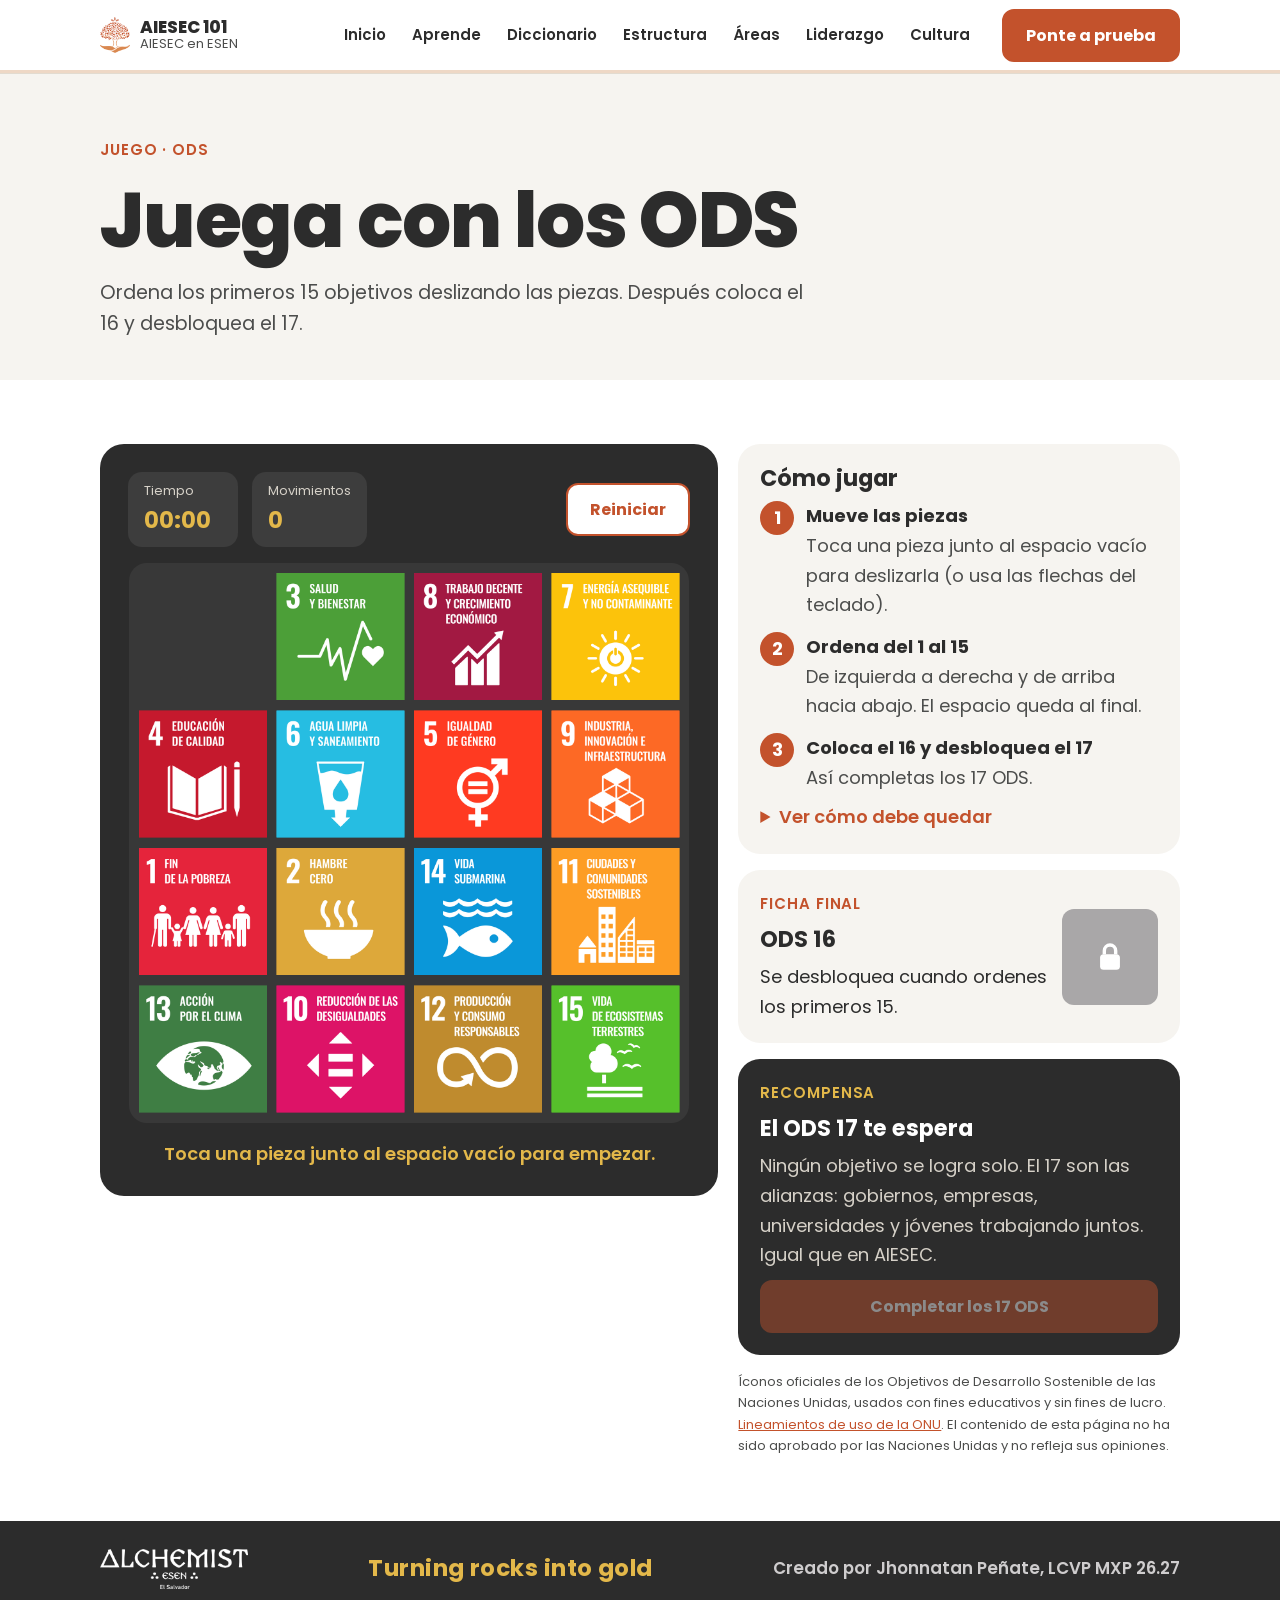
<file: juega.html>
<!doctype html>
<html lang="es">
  <head>
    <meta charset="utf-8" />
    <meta
      name="viewport"
      content="width=device-width, initial-scale=1, viewport-fit=cover"
    />
    <title>Juega con los ODS · AIESEC 101</title>
    <meta
      name="description"
      content="Ordena los Objetivos de Desarrollo Sostenible en un rompecabezas deslizante y desbloquea el ODS 17."
    />
    <meta name="theme-color" content="#ffffff" />
    <link rel="icon" href="assets/img/logo.png" />
    <link rel="preconnect" href="https://fonts.googleapis.com" />
    <link rel="preconnect" href="https://fonts.gstatic.com" crossorigin />
    <link
      rel="stylesheet"
      href="https://fonts.googleapis.com/css2?family=Poppins:wght@400;500;600;700;800&display=swap"
    />
    <link rel="stylesheet" href="assets/css/tokens.css" />
    <link rel="stylesheet" href="assets/css/base.css" />
    <link rel="stylesheet" href="assets/css/layout.css" />
    <link rel="stylesheet" href="assets/css/components.css" />
    <link rel="stylesheet" href="assets/css/juega.css" />
  </head>
  <body data-page="juega">
    <a class="skip" href="#contenido">Saltar al contenido</a>
    <div data-site-header></div>

    <main id="contenido">
      <section class="page-head">
        <div class="wrap">
          <p class="kicker">Juego · ODS</p>
          <h1>Juega con los ODS</h1>
          <p>
            Ordena los primeros 15 objetivos deslizando las piezas. Después
            coloca el 16 y desbloquea el 17.
          </p>
        </div>
      </section>

      <section class="section section--white">
        <div class="wrap juego">
          <div class="juego__main">
            <div class="juego__stats">
              <div><small>Tiempo</small><b id="jTiempo">00:00</b></div>
              <div><small>Movimientos</small><b id="jMovs">0</b></div>
              <button class="btn btn--ghost" type="button" id="jReiniciar">
                Reiniciar
              </button>
            </div>
            <div
              class="board"
              id="jBoard"
              role="group"
              aria-label="Tablero de 4 por 4. Usa las flechas para mover las piezas."
              tabindex="0"
            ></div>
            <p class="juego__msg" id="jMsg" aria-live="polite"></p>
          </div>

          <aside class="juego__side">
            <div class="jcard">
              <h2>Cómo jugar</h2>
              <ol class="jsteps">
                <li>
                  <b>Mueve las piezas</b> Toca una pieza junto al espacio vacío
                  para deslizarla (o usa las flechas del teclado).
                </li>
                <li>
                  <b>Ordena del 1 al 15</b> De izquierda a derecha y de arriba
                  hacia abajo. El espacio queda al final.
                </li>
                <li>
                  <b>Coloca el 16 y desbloquea el 17</b> Así completas los 17
                  ODS.
                </li>
              </ol>
              <details class="jorden">
                <summary>Ver cómo debe quedar</summary>
                <div class="jorden__grid" id="jOrden"></div>
              </details>
            </div>

            <div class="jcard jcard--16" id="j16" data-locked="true">
              <p class="kicker">Ficha final</p>
              <h2>ODS 16</h2>
              <p id="j16txt">Se desbloquea cuando ordenes los primeros 15.</p>
              <button
                class="piece piece--16"
                type="button"
                id="j16piece"
                disabled
              ></button>
            </div>

            <div class="jcard jcard--17" id="j17" data-locked="true">
              <p class="kicker">Recompensa</p>
              <h2>El ODS 17 te espera</h2>
              <p>
                Ningún objetivo se logra solo. El 17 son las alianzas:
                gobiernos, empresas, universidades y jóvenes trabajando juntos.
                Igual que en AIESEC.
              </p>
              <button class="btn" type="button" id="j17btn" disabled>
                Completar los 17 ODS
              </button>
            </div>
            <p class="juego__legal">
              Íconos oficiales de los Objetivos de Desarrollo Sostenible de las
              Naciones Unidas, usados con fines educativos y sin fines de lucro.
              <a
                href="https://www.un.org/sustainabledevelopment/wp-content/uploads/2023/09/E_SDG_Guidelines_Sep20238.pdf"
                target="_blank"
                rel="noopener"
                >Lineamientos de uso de la ONU</a
              >. El contenido de esta página no ha sido aprobado por las
              Naciones Unidas y no refleja sus opiniones.
            </p>
          </aside>
        </div>
      </section>
    </main>

    <div data-site-footer></div>
    <script src="data/site.js"></script>
    <script src="assets/js/site.js"></script>
    <script src="data/aprende.js"></script>
    <script src="assets/js/ods-juego.js"></script>
    <script src="assets/js/juega.js"></script>
  </body>
</html>
</file>
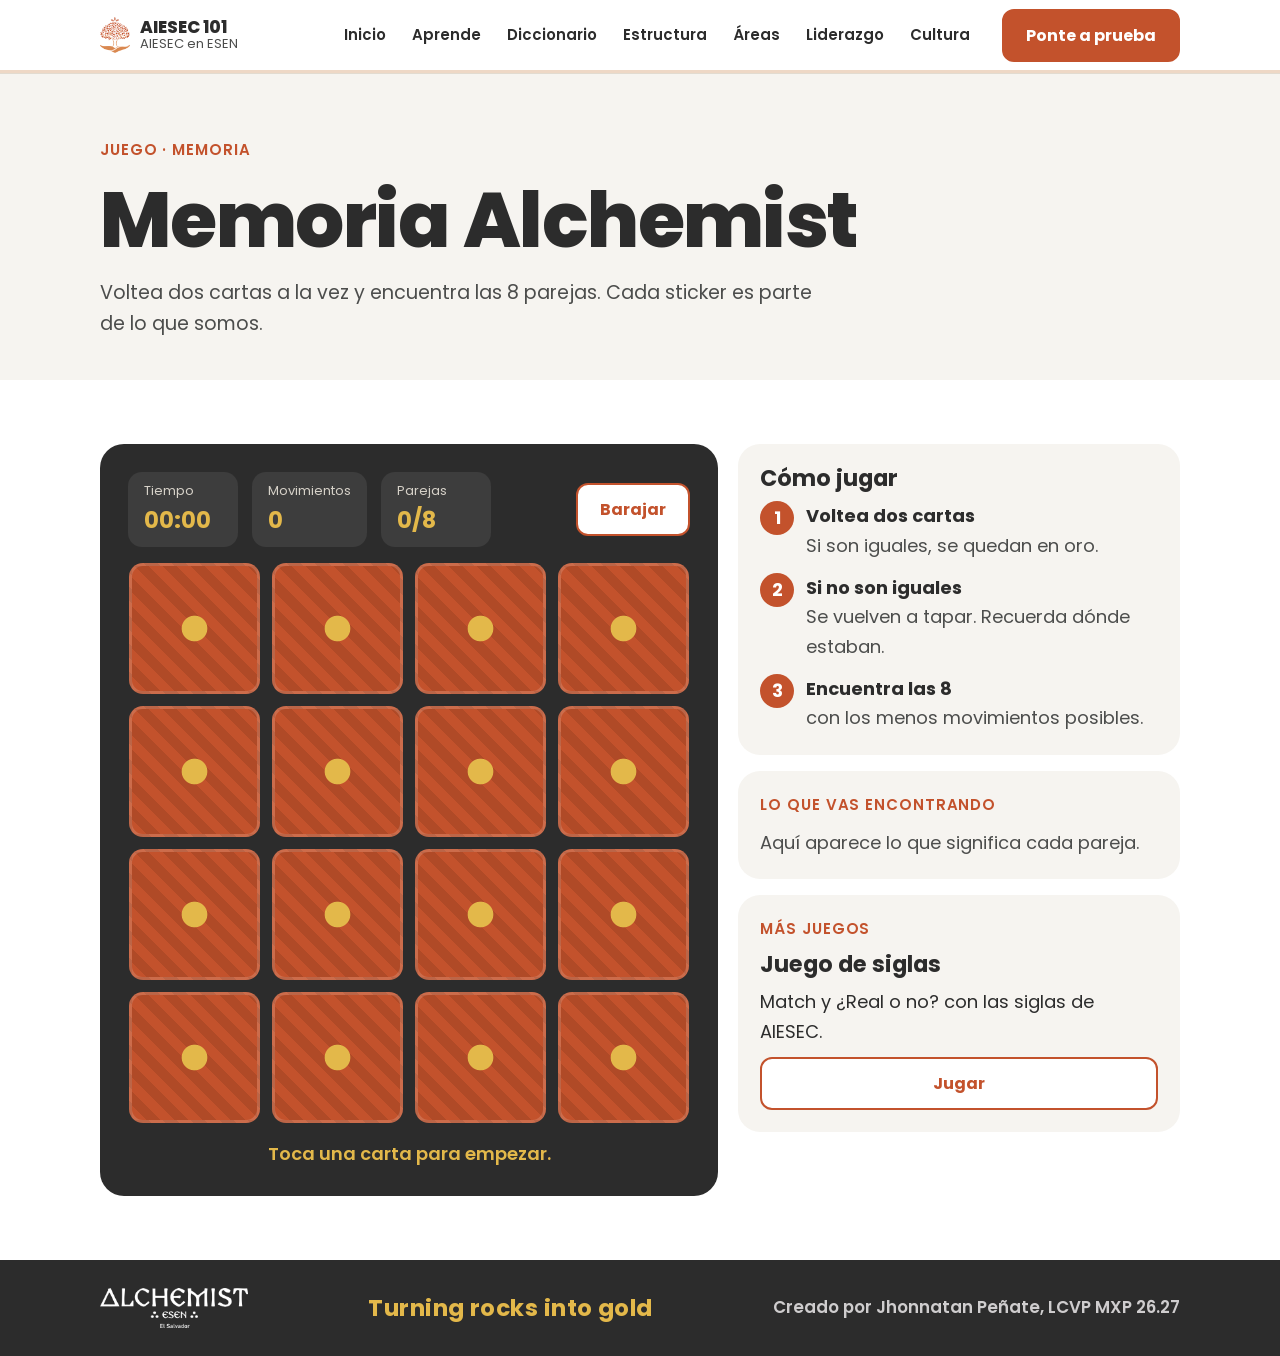
<file: memoria.html>
<!doctype html>
<html lang="es">
  <head>
    <meta charset="utf-8" />
    <meta
      name="viewport"
      content="width=device-width, initial-scale=1, viewport-fit=cover"
    />
    <title>Memoria Alchemist · AIESEC 101</title>
    <meta
      name="description"
      content="Encuentra las parejas de stickers de Alchemist y conoce lo que significa cada uno."
    />
    <meta name="theme-color" content="#ffffff" />
    <link rel="icon" href="assets/img/logo.png" />
    <link rel="preconnect" href="https://fonts.googleapis.com" />
    <link rel="preconnect" href="https://fonts.gstatic.com" crossorigin />
    <link
      rel="stylesheet"
      href="https://fonts.googleapis.com/css2?family=Poppins:wght@400;500;600;700;800&display=swap"
    />
    <link rel="stylesheet" href="assets/css/tokens.css" />
    <link rel="stylesheet" href="assets/css/base.css" />
    <link rel="stylesheet" href="assets/css/layout.css" />
    <link rel="stylesheet" href="assets/css/components.css" />
    <link rel="stylesheet" href="assets/css/juega.css" />
    <link rel="stylesheet" href="assets/css/memoria.css" />
  </head>
  <body data-page="memoria">
    <a class="skip" href="#contenido">Saltar al contenido</a>
    <div data-site-header></div>

    <main id="contenido">
      <section class="page-head">
        <div class="wrap">
          <p class="kicker">Juego · Memoria</p>
          <h1>Memoria Alchemist</h1>
          <p>
            Voltea dos cartas a la vez y encuentra las 8 parejas. Cada sticker
            es parte de lo que somos.
          </p>
        </div>
      </section>

      <section class="section section--white">
        <div class="wrap juego">
          <div class="juego__main">
            <div class="juego__stats">
              <div><small>Tiempo</small><b id="memTiempo">00:00</b></div>
              <div><small>Movimientos</small><b id="memMovs">0</b></div>
              <div><small>Parejas</small><b id="memPares">0/8</b></div>
              <button class="btn btn--ghost" type="button" id="memNueva">Barajar</button>
            </div>
            <div class="mem" id="memTablero" role="group" aria-label="Tablero de memoria de 4 por 4"></div>
            <p class="juego__msg" id="memMsg" aria-live="polite"></p>
          </div>

          <aside class="juego__side">
            <div class="jcard">
              <h2>Cómo jugar</h2>
              <ol class="jsteps">
                <li><b>Voltea dos cartas</b> Si son iguales, se quedan en oro.</li>
                <li><b>Si no son iguales</b> Se vuelven a tapar. Recuerda dónde estaban.</li>
                <li><b>Encuentra las 8</b> con los menos movimientos posibles.</li>
              </ol>
            </div>
            <div class="jcard" id="memLeyenda">
              <p class="kicker">Lo que vas encontrando</p>
              <ul class="mem-ley" id="memLista"></ul>
            </div>
            <div class="jcard">
              <p class="kicker">Más juegos</p>
              <h2>Juego de siglas</h2>
              <p>Match y ¿Real o no? con las siglas de AIESEC.</p>
              <a class="btn btn--ghost" href="siglas.html">Jugar</a>
            </div>
          </aside>
        </div>
      </section>
    </main>

    <div data-site-footer></div>
    <script src="data/site.js"></script>
    <script src="assets/js/site.js"></script>
    <script src="assets/js/iconos.js"></script>
    <script src="data/memoria.js"></script>
    <script src="assets/js/memoria-juego.js"></script>
    <script src="assets/js/memoria.js"></script>
  </body>
</html>
</file>
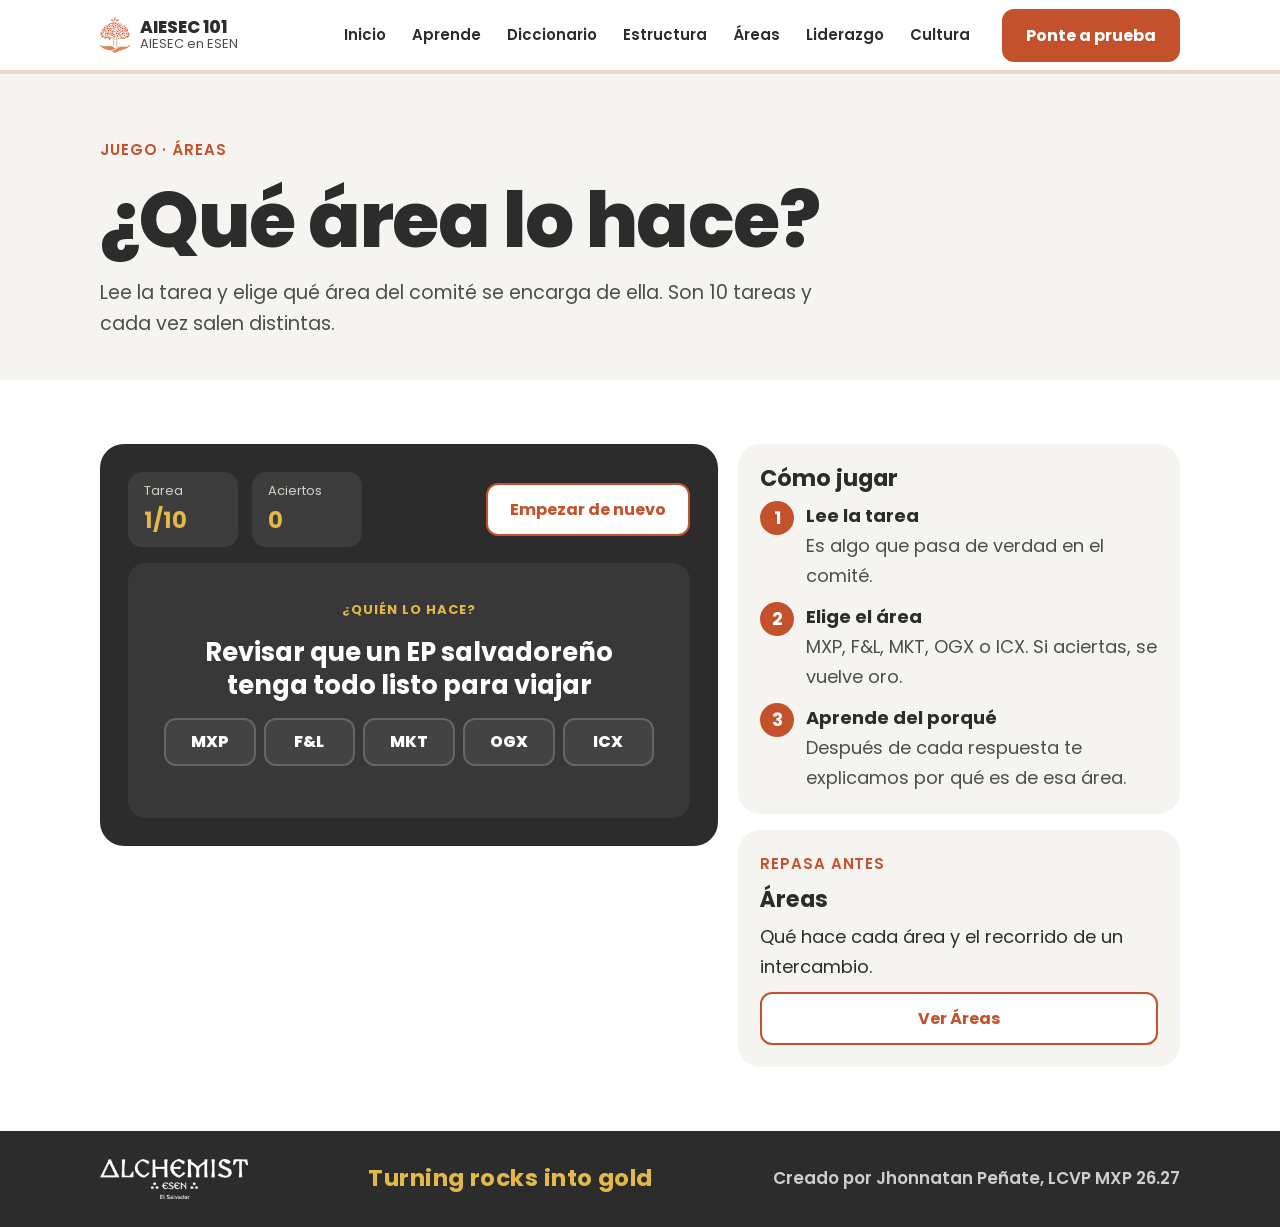
<file: quearea.html>
<!doctype html>
<html lang="es">
  <head>
    <meta charset="utf-8" />
    <meta
      name="viewport"
      content="width=device-width, initial-scale=1, viewport-fit=cover"
    />
    <title>¿Qué área lo hace? · AIESEC 101</title>
    <meta
      name="description"
      content="Lee una tarea y elige qué área del comité la hace: MXP, F&L, MKT, OGX o ICX."
    />
    <meta name="theme-color" content="#ffffff" />
    <link rel="icon" href="assets/img/logo.png" />
    <link rel="preconnect" href="https://fonts.googleapis.com" />
    <link rel="preconnect" href="https://fonts.gstatic.com" crossorigin />
    <link
      rel="stylesheet"
      href="https://fonts.googleapis.com/css2?family=Poppins:wght@400;500;600;700;800&display=swap"
    />
    <link rel="stylesheet" href="assets/css/tokens.css" />
    <link rel="stylesheet" href="assets/css/base.css" />
    <link rel="stylesheet" href="assets/css/layout.css" />
    <link rel="stylesheet" href="assets/css/components.css" />
    <link rel="stylesheet" href="assets/css/juega.css" />
    <link rel="stylesheet" href="assets/css/areas-juego.css" />
  </head>
  <body data-page="quearea">
    <a class="skip" href="#contenido">Saltar al contenido</a>
    <div data-site-header></div>

    <main id="contenido">
      <section class="page-head">
        <div class="wrap">
          <p class="kicker">Juego · Áreas</p>
          <h1>¿Qué área lo hace?</h1>
          <p>
            Lee la tarea y elige qué área del comité se encarga de ella. Son 10
            tareas y cada vez salen distintas.
          </p>
        </div>
      </section>

      <section class="section section--white">
        <div class="wrap juego">
          <div class="juego__main">
            <div class="juego__stats">
              <div><small>Tarea</small><b id="qNum">1/10</b></div>
              <div><small>Aciertos</small><b id="qPuntos">0</b></div>
              <button class="btn btn--ghost" type="button" id="qNueva">Empezar de nuevo</button>
            </div>
            <div class="qa" id="qCarta">
              <p class="qa__k">¿Quién lo hace?</p>
              <p class="qa__tarea" id="qTarea"></p>
              <div class="qa__areas" id="qAreas"></div>
              <div class="qa__out" id="qOut" aria-live="polite"></div>
              <button class="btn" type="button" id="qSig" hidden>Siguiente</button>
            </div>
          </div>

          <aside class="juego__side">
            <div class="jcard">
              <h2>Cómo jugar</h2>
              <ol class="jsteps">
                <li><b>Lee la tarea</b> Es algo que pasa de verdad en el comité.</li>
                <li><b>Elige el área</b> MXP, F&amp;L, MKT, OGX o ICX. Si aciertas, se vuelve oro.</li>
                <li><b>Aprende del porqué</b> Después de cada respuesta te explicamos por qué es de esa área.</li>
              </ol>
            </div>
            <div class="jcard">
              <p class="kicker">Repasa antes</p>
              <h2>Áreas</h2>
              <p>Qué hace cada área y el recorrido de un intercambio.</p>
              <a class="btn btn--ghost" href="areas.html">Ver Áreas</a>
            </div>
          </aside>
        </div>
      </section>
    </main>

    <div data-site-footer></div>
    <script src="data/site.js"></script>
    <script src="assets/js/site.js"></script>
    <script src="data/areas-juego.js"></script>
    <script src="assets/js/areas-juego.js"></script>
    <script src="assets/js/quearea.js"></script>
  </body>
</html>
</file>
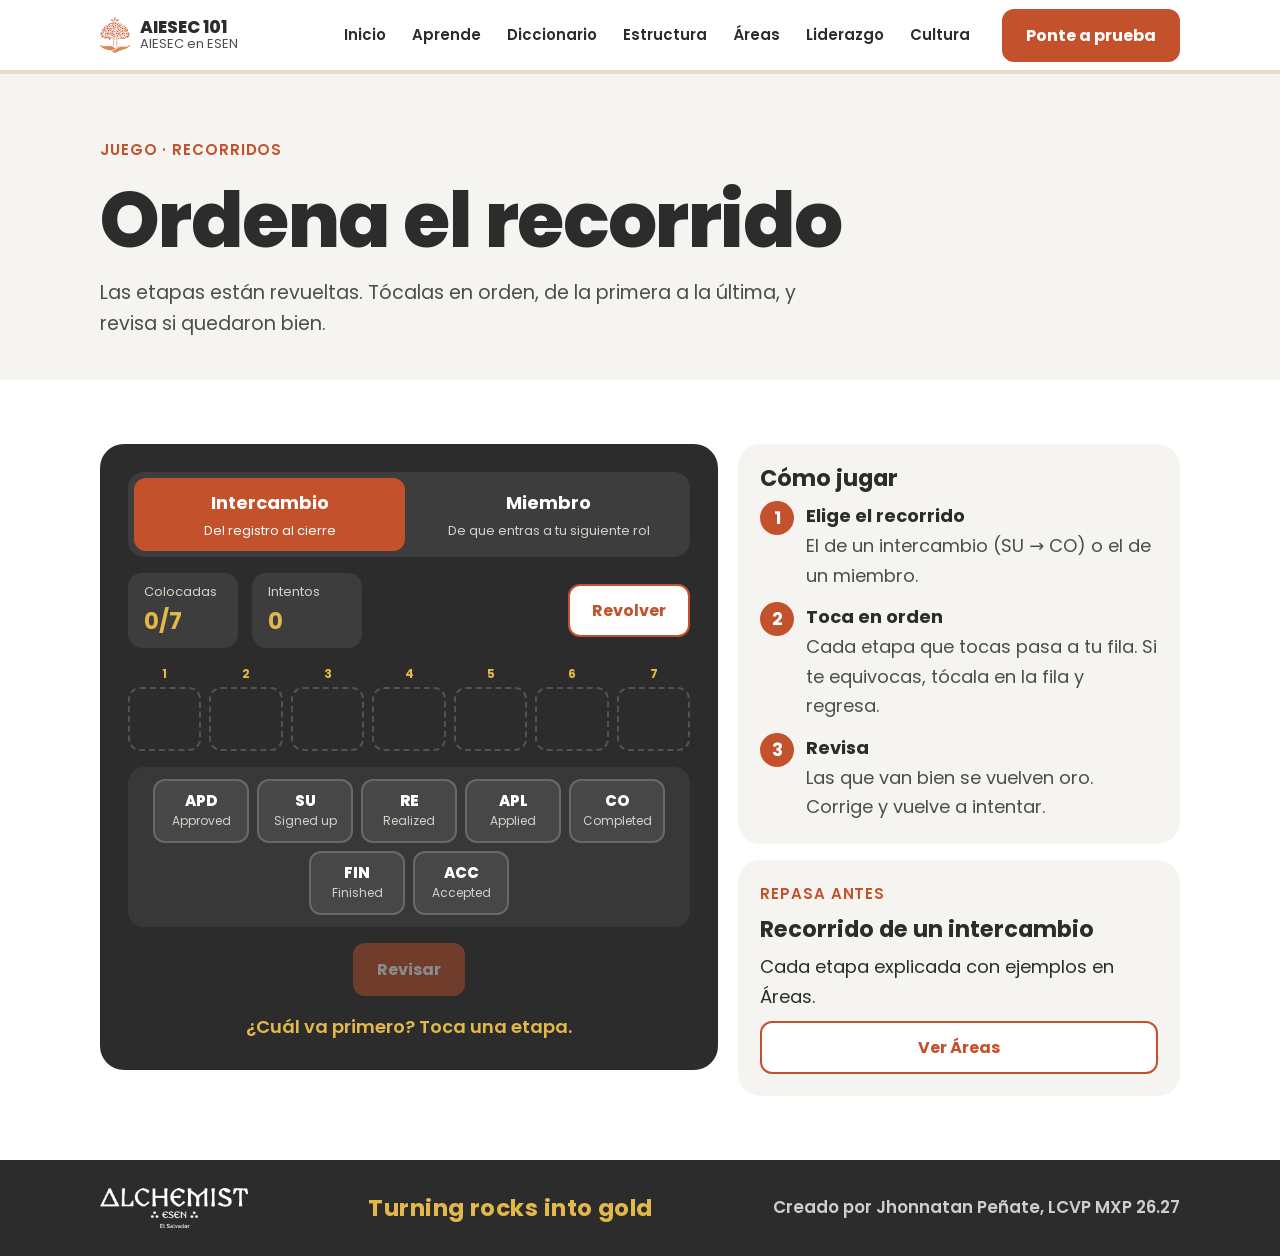
<file: recorrido.html>
<!doctype html>
<html lang="es">
  <head>
    <meta charset="utf-8" />
    <meta
      name="viewport"
      content="width=device-width, initial-scale=1, viewport-fit=cover"
    />
    <title>Ordena el recorrido · AIESEC 101</title>
    <meta
      name="description"
      content="Ordena las etapas de un intercambio y del recorrido de un miembro en AIESEC."
    />
    <meta name="theme-color" content="#ffffff" />
    <link rel="icon" href="assets/img/logo.png" />
    <link rel="preconnect" href="https://fonts.googleapis.com" />
    <link rel="preconnect" href="https://fonts.gstatic.com" crossorigin />
    <link
      rel="stylesheet"
      href="https://fonts.googleapis.com/css2?family=Poppins:wght@400;500;600;700;800&display=swap"
    />
    <link rel="stylesheet" href="assets/css/tokens.css" />
    <link rel="stylesheet" href="assets/css/base.css" />
    <link rel="stylesheet" href="assets/css/layout.css" />
    <link rel="stylesheet" href="assets/css/components.css" />
    <link rel="stylesheet" href="assets/css/juega.css" />
    <link rel="stylesheet" href="assets/css/siglas.css" />
    <link rel="stylesheet" href="assets/css/recorrido.css" />
  </head>
  <body data-page="recorrido">
    <a class="skip" href="#contenido">Saltar al contenido</a>
    <div data-site-header></div>

    <main id="contenido">
      <section class="page-head">
        <div class="wrap">
          <p class="kicker">Juego · Recorridos</p>
          <h1>Ordena el recorrido</h1>
          <p>
            Las etapas están revueltas. Tócalas en orden, de la primera a la
            última, y revisa si quedaron bien.
          </p>
        </div>
      </section>

      <section class="section section--white">
        <div class="wrap juego">
          <div class="juego__main">
            <div class="modos" role="tablist" aria-label="Recorrido" id="recModos"></div>
            <div class="juego__stats">
              <div><small>Colocadas</small><b id="recCol">0/7</b></div>
              <div><small>Intentos</small><b id="recInt">0</b></div>
              <button class="btn btn--ghost" type="button" id="recNueva">Revolver</button>
            </div>
            <ol class="rec-fila" id="recFila" aria-label="Tu orden"></ol>
            <div class="rec-mesa" id="recMesa" aria-label="Etapas por colocar"></div>
            <div class="rec-acc">
              <button class="btn" type="button" id="recRevisar" disabled>Revisar</button>
              <button class="btn btn--ghost" type="button" id="recCorregir" hidden>Corregir lo que está mal</button>
            </div>
            <p class="juego__msg" id="recMsg" aria-live="polite"></p>
            <ol class="rec-repaso" id="recRepaso" hidden></ol>
          </div>

          <aside class="juego__side">
            <div class="jcard">
              <h2>Cómo jugar</h2>
              <ol class="jsteps">
                <li><b>Elige el recorrido</b> El de un intercambio (SU → CO) o el de un miembro.</li>
                <li><b>Toca en orden</b> Cada etapa que tocas pasa a tu fila. Si te equivocas, tócala en la fila y regresa.</li>
                <li><b>Revisa</b> Las que van bien se vuelven oro. Corrige y vuelve a intentar.</li>
              </ol>
            </div>
            <div class="jcard">
              <p class="kicker">Repasa antes</p>
              <h2>Recorrido de un intercambio</h2>
              <p>Cada etapa explicada con ejemplos en Áreas.</p>
              <a class="btn btn--ghost" href="areas.html">Ver Áreas</a>
            </div>
          </aside>
        </div>
      </section>
    </main>

    <div data-site-footer></div>
    <script src="data/site.js"></script>
    <script src="assets/js/site.js"></script>
    <script src="data/recorrido-juego.js"></script>
    <script src="assets/js/recorrido-juego.js"></script>
    <script src="assets/js/recorrido.js"></script>
  </body>
</html>
</file>
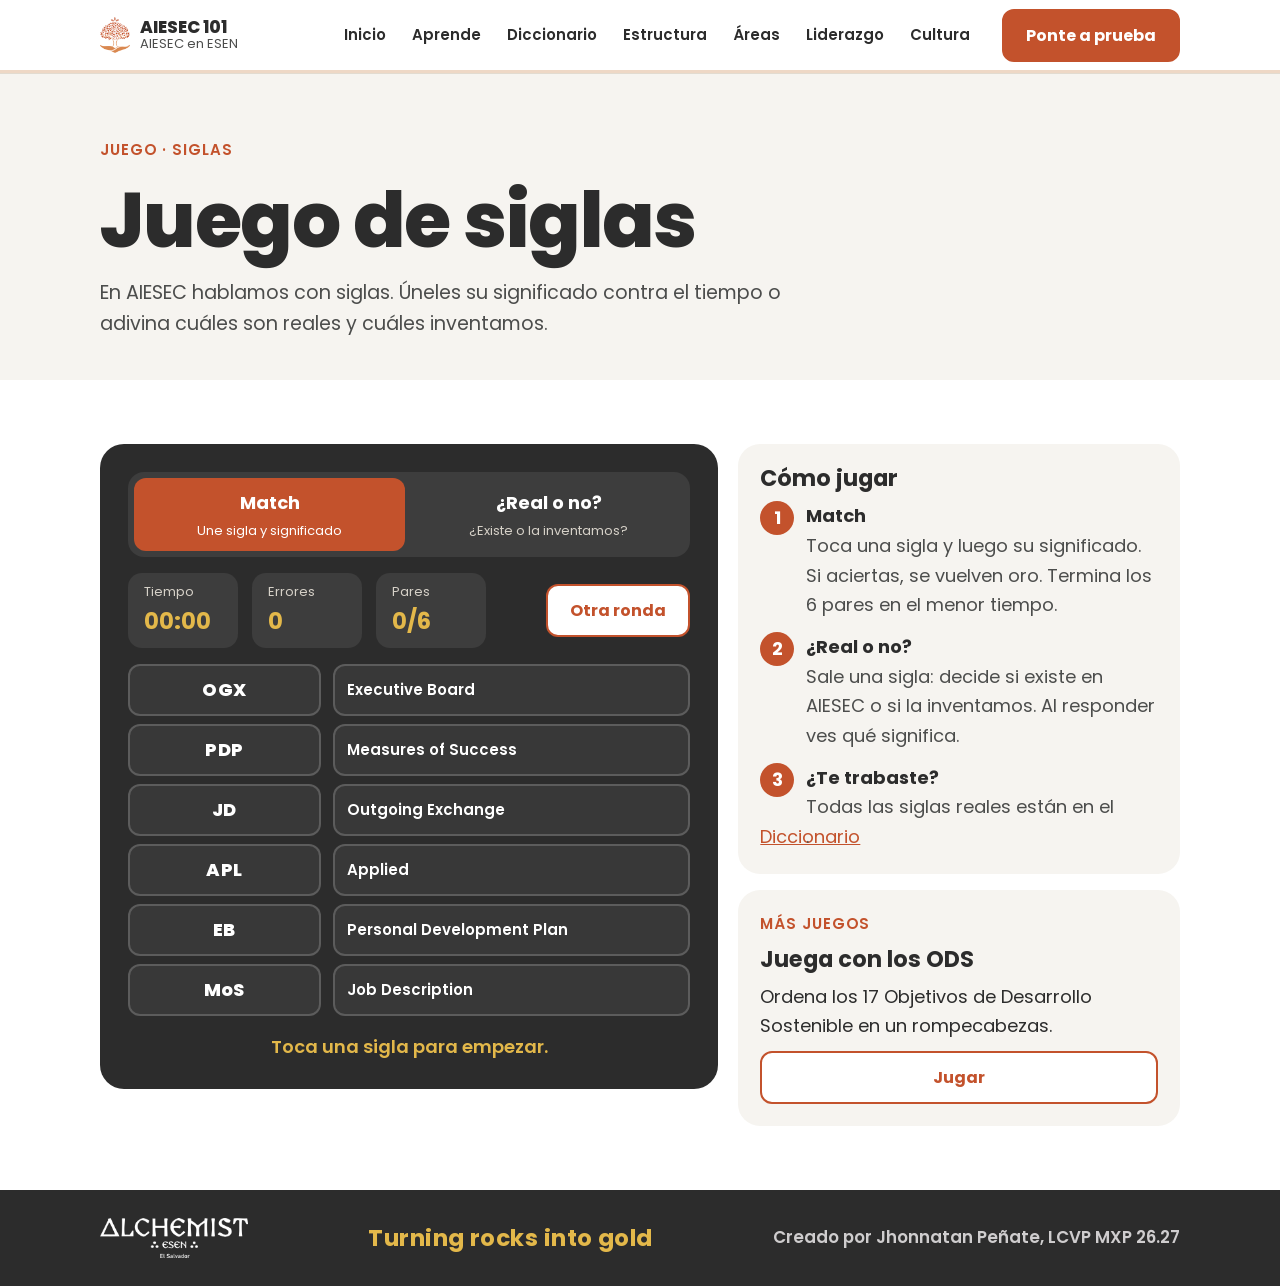
<file: siglas.html>
<!doctype html>
<html lang="es">
  <head>
    <meta charset="utf-8" />
    <meta
      name="viewport"
      content="width=device-width, initial-scale=1, viewport-fit=cover"
    />
    <title>Juego de siglas · AIESEC 101</title>
    <meta
      name="description"
      content="Une cada sigla de AIESEC con su significado o adivina si es real o inventada."
    />
    <meta name="theme-color" content="#ffffff" />
    <link rel="icon" href="assets/img/logo.png" />
    <link rel="preconnect" href="https://fonts.googleapis.com" />
    <link rel="preconnect" href="https://fonts.gstatic.com" crossorigin />
    <link
      rel="stylesheet"
      href="https://fonts.googleapis.com/css2?family=Poppins:wght@400;500;600;700;800&display=swap"
    />
    <link rel="stylesheet" href="assets/css/tokens.css" />
    <link rel="stylesheet" href="assets/css/base.css" />
    <link rel="stylesheet" href="assets/css/layout.css" />
    <link rel="stylesheet" href="assets/css/components.css" />
    <link rel="stylesheet" href="assets/css/juega.css" />
    <link rel="stylesheet" href="assets/css/siglas.css" />
  </head>
  <body data-page="siglas">
    <a class="skip" href="#contenido">Saltar al contenido</a>
    <div data-site-header></div>

    <main id="contenido">
      <section class="page-head">
        <div class="wrap">
          <p class="kicker">Juego · Siglas</p>
          <h1>Juego de siglas</h1>
          <p>
            En AIESEC hablamos con siglas. Úneles su significado contra el
            tiempo o adivina cuáles son reales y cuáles inventamos.
          </p>
        </div>
      </section>

      <section class="section section--white">
        <div class="wrap juego">
          <div class="juego__main">
            <div class="modos" role="tablist" aria-label="Modo de juego">
              <button type="button" role="tab" aria-selected="true" data-modo="match">
                <b>Match</b><span>Une sigla y significado</span>
              </button>
              <button type="button" role="tab" aria-selected="false" data-modo="real">
                <b>¿Real o no?</b><span>¿Existe o la inventamos?</span>
              </button>
            </div>

            <div id="vMatch">
              <div class="juego__stats">
                <div><small>Tiempo</small><b id="mTiempo">00:00</b></div>
                <div><small>Errores</small><b id="mErrores">0</b></div>
                <div><small>Pares</small><b id="mPares">0/6</b></div>
                <button class="btn btn--ghost" type="button" id="mNueva">Otra ronda</button>
              </div>
              <div class="mt" id="mTablero">
                <div class="mt__col" id="mIzq" aria-label="Siglas"></div>
                <div class="mt__col" id="mDer" aria-label="Significados"></div>
              </div>
              <p class="juego__msg" id="mMsg" aria-live="polite"></p>
            </div>

            <div id="vReal" hidden>
              <div class="juego__stats">
                <div><small>Pregunta</small><b id="rNum">1/10</b></div>
                <div><small>Aciertos</small><b id="rPuntos">0</b></div>
                <button class="btn btn--ghost" type="button" id="rNueva">Empezar de nuevo</button>
              </div>
              <div class="rn" id="rCarta">
                <p class="rn__sigla" id="rSigla"></p>
                <div class="rn__btns">
                  <button class="btn" type="button" data-resp="1">Es real</button>
                  <button class="btn btn--ghost" type="button" data-resp="0">La inventaron</button>
                </div>
                <div class="rn__out" id="rOut" aria-live="polite"></div>
                <button class="btn" type="button" id="rSig" hidden>Siguiente</button>
              </div>
            </div>
          </div>

          <aside class="juego__side">
            <div class="jcard">
              <h2>Cómo jugar</h2>
              <ol class="jsteps">
                <li><b>Match</b> Toca una sigla y luego su significado. Si aciertas, se vuelven oro. Termina los 6 pares en el menor tiempo.</li>
                <li><b>¿Real o no?</b> Sale una sigla: decide si existe en AIESEC o si la inventamos. Al responder ves qué significa.</li>
                <li><b>¿Te trabaste?</b> Todas las siglas reales están en el <a href="diccionario.html">Diccionario</a>.</li>
              </ol>
            </div>
            <div class="jcard">
              <p class="kicker">Más juegos</p>
              <h2>Juega con los ODS</h2>
              <p>Ordena los 17 Objetivos de Desarrollo Sostenible en un rompecabezas.</p>
              <a class="btn btn--ghost" href="juega.html">Jugar</a>
            </div>
          </aside>
        </div>
      </section>
    </main>

    <div data-site-footer></div>
    <script src="data/site.js"></script>
    <script src="assets/js/site.js"></script>
    <script src="data/diccionario.js"></script>
    <script src="data/siglas-juego.js"></script>
    <script src="assets/js/siglas-juego.js"></script>
    <script src="assets/js/siglas.js"></script>
  </body>
</html>
</file>
<file: assets/css/tokens.css>
/* Tokens de diseño: colores, tipografía, espacios y movimiento.
   Cambia aquí y se actualiza todo el sitio. */
:root {
  /* color · paleta oficial Alchemist ESEN */
  --charcoal: #2c2c2c; /* Carbón profundo */
  --terra: #c3522c; /* Terracota intenso */
  --orange: #d98850; /* Cobre mate */
  --bg: #f6f4f0; /* Blanco pergamino */
  --white: #ffffff;

  /* tonos de la paleta */
  --charcoal-1: #4c4d4c;
  --charcoal-2: #7e7c7d;
  --charcoal-3: #a9a7a8;
  --terra-1: #c26f4c;
  --terra-2: #daac92;
  --terra-3: #ead0c1;
  --orange-1: #d69b72;
  --orange-2: #e0b492;
  --orange-3: #eed8c6;
  --bg-1: #f5f2ea;
  --bg-2: #f9f7f1;

  /* acento dorado (roca de oro): solo para destacar sobre fondos oscuros */
  --gold: #e3b84a;

  /* alias usados por los componentes */
  --ink: var(--charcoal);
  --muted: var(--charcoal-1);
  --line: #e2dbd0;
  --terra-dark: #a8431f;
  --soft: var(--terra-3);
  --sand: var(--orange-3);

  /* estados (quiz, calculadora) */
  /* verde del ODS 3 y rojo del ODS 4 */
  --ok: #4c9f38;
  --ok-soft: #e4f1df;
  --bad: #c5192d;
  --bad-soft: #f8e0e3;

  /* tipografía */
  --font: 'Poppins', ui-sans-serif, system-ui, 'Segoe UI', sans-serif;
  --mono: ui-monospace, 'SFMono-Regular', Menlo, Consolas, monospace;
  --fs-body: 18px;
  --fs-small: 15px;
  --fs-h1: clamp(2.6rem, 7vw, 4.8rem);
  --fs-h2: clamp(2rem, 5vw, 3.2rem);
  --fs-h3: 1.35rem;

  /* espacio y forma */
  --gutter: max(20px, env(safe-area-inset-left, 0px));
  --gutter-r: max(20px, env(safe-area-inset-right, 0px));
  --max: 1120px;
  --radius: 18px;
  --radius-sm: 12px;

  /* movimiento */
  --ease: cubic-bezier(0.2, 0.8, 0.2, 1);
  --fast: 180ms;

  color-scheme: light;
}
</file>
<file: assets/css/base.css>
/* Base: reset, tipografía y utilidades */
* {
  box-sizing: border-box;
}
html {
  scroll-padding-top: 90px;
}
@media (prefers-reduced-motion: no-preference) {
  html {
    scroll-behavior: smooth;
  }
}
body {
  margin: 0;
  background: var(--bg);
  color: var(--ink);
  font: 400 var(--fs-body) / 1.65 var(--font);
  -webkit-font-smoothing: antialiased;
}
img {
  max-width: 100%;
  height: auto;
}
h1,
h2,
h3,
p {
  margin: 0;
}
h1,
h2,
h3 {
  line-height: 1.12;
  text-wrap: balance;
}
a {
  color: var(--terra);
}
:focus-visible {
  outline: 3px solid var(--terra);
  outline-offset: 3px;
}
.wrap {
  max-width: var(--max);
  margin: 0 auto;
  padding-left: var(--gutter);
  padding-right: var(--gutter-r);
}
.sr {
  position: absolute;
  width: 1px;
  height: 1px;
  overflow: hidden;
  clip: rect(0 0 0 0);
  white-space: nowrap;
}
.skip {
  position: absolute;
  left: -9999px;
}
.skip:focus {
  left: 16px;
  top: 16px;
  z-index: 100;
  background: var(--white);
  padding: 8px 14px;
}
.muted {
  color: var(--muted);
}
.kicker {
  font-weight: 600;
  font-size: var(--fs-small);
  letter-spacing: 0.06em;
  text-transform: uppercase;
  color: var(--terra);
}
[hidden] {
  display: none !important;
}
</file>
<file: assets/css/layout.css>
/* Layout: header, menú, encabezado de página, secciones y footer */

/* ---------- header ---------- */
.site-header {
  position: sticky;
  top: 0;
  z-index: 40;
  background: rgba(255, 255, 255, 0.96);
  backdrop-filter: blur(8px);
  border-bottom: 1px solid var(--line);
  padding-top: env(safe-area-inset-top, 0px);
}
.site-header__in {
  display: flex;
  align-items: center;
  gap: 20px;
  min-height: 70px;
}
.brand {
  display: flex;
  align-items: center;
  gap: 10px;
  text-decoration: none;
  color: var(--ink);
  flex: none;
}
.brand img {
  width: 30px;
  height: auto;
}
.brand span {
  display: grid;
  line-height: 1.15;
}
.brand b {
  font-weight: 800;
  font-size: 17px;
}
.brand small {
  font-size: 13px;
  color: var(--muted);
}
.nav {
  display: flex;
  gap: 2px;
  margin-left: auto;
}
.nav a {
  position: relative;
  color: var(--ink);
  text-decoration: none;
  font-weight: 600;
  font-size: 15px;
  padding: 8px 12px;
}
.nav a::after {
  content: '';
  position: absolute;
  left: 12px;
  right: 12px;
  bottom: 0;
  height: 3px;
  border-radius: 2px;
  background: var(--terra);
  transform: scaleX(0);
  transition: transform var(--fast) var(--ease);
}
.nav a:hover::after {
  transform: scaleX(0.4);
}
.nav a[aria-current='page'] {
  color: var(--terra);
}
.nav a[aria-current='page']::after {
  transform: scaleX(1);
}
.site-header .btn--quiz {
  flex: none;
}
.menu-btn {
  display: none;
  margin-left: auto;
  font: 600 16px var(--font);
  background: var(--ink);
  color: var(--white);
  border: 0;
  border-radius: 10px;
  padding: 10px 16px;
  min-height: 44px;
  min-width: 44px;
  cursor: pointer;
  touch-action: manipulation;
}
.progress {
  height: 3px;
  background: var(--sand);
}
.progress span {
  display: block;
  height: 100%;
  width: 0;
  background: var(--terra);
  transition: width 0.4s var(--ease);
}

/* menú móvil a pantalla completa */
.mobile-nav {
  position: fixed;
  inset: 0;
  z-index: 60;
  background: var(--white);
  padding: calc(20px + env(safe-area-inset-top, 0px)) var(--gutter-r)
    calc(24px + env(safe-area-inset-bottom, 0px)) var(--gutter);
  display: grid;
  grid-template-rows: auto 1fr auto;
  gap: 20px;
  overflow-y: auto;
  -webkit-overflow-scrolling: touch;
  overscroll-behavior: contain;
}
.mobile-nav__top {
  display: flex;
  justify-content: space-between;
  align-items: center;
}
.mobile-nav ul {
  list-style: none;
  margin: 0;
  padding: 0;
  display: grid;
  align-content: start;
  gap: 4px;
}
.mobile-nav a {
  display: block;
  font-size: 1.6rem;
  font-weight: 700;
  color: var(--ink);
  text-decoration: none;
  padding: 10px 0;
  border-bottom: 1px solid var(--line);
}
.mobile-nav a[aria-current='page'] {
  color: var(--terra);
}

@media (max-width: 1060px) {
  .nav,
  .site-header .btn--quiz {
    display: none;
  }
  .menu-btn {
    display: block;
  }
}

/* ---------- encabezado de página ---------- */
.page-head {
  padding-block: 64px 40px;
}
.page-head .wrap {
  display: grid;
  gap: 14px;
}
.page-head h1 {
  font-size: var(--fs-h1);
  font-weight: 800;
  letter-spacing: -0.02em;
}
.page-head p {
  font-size: 1.2rem;
  color: var(--muted);
  max-width: 60ch;
}
.page-head .kicker {
  color: var(--terra);
  font-size: 15px;
}

/* ---------- secciones ---------- */
.section {
  padding-block: 64px;
}
.section--sand {
  background: var(--sand);
}
.section--white {
  background: var(--white);
}
.section--dark {
  background: var(--charcoal);
  color: var(--white);
}
.section--terra {
  background: var(--terra);
  color: var(--white);
}
.section--orange {
  background: var(--orange);
  color: var(--ink);
}
.section--orange .section__head p {
  color: var(--ink);
}
.section--dark .section__head p,
.section--terra .section__head p,
.section--dark .block-title,
.section--terra .block-title {
  color: rgba(255, 255, 255, 0.86);
}
.section--dark .block-title,
.section--terra .block-title {
  color: var(--white);
}
/* dorado para destacar en fondos oscuros */
.section--dark .section__head h2 em,
.section--dark .kicker {
  color: var(--gold);
}
/* las cards conservan su color de texto dentro de fondos oscuros */
.section--dark .card,
.section--terra .card {
  color: var(--ink);
}
.section .wrap {
  display: grid;
  grid-template-columns: minmax(0, 1fr);
  gap: 24px;
}
.section__head {
  display: grid;
  gap: 10px;
}
.section__head h2 {
  font-size: var(--fs-h2);
  font-weight: 800;
  letter-spacing: -0.02em;
}
.section__head p {
  font-size: 1.1rem;
  color: var(--muted);
  max-width: 62ch;
}

/* bloque temporal mientras se llena el contenido */
.placeholder {
  border: 2px dashed var(--line);
  border-radius: var(--radius);
  padding: 28px;
  color: var(--muted);
  background: var(--white);
}

/* ---------- footer ---------- */
.site-footer {
  background: var(--charcoal);
  color: #d6d1c8;
}
.site-footer__in {
  display: flex;
  flex-wrap: wrap;
  justify-content: space-between;
  gap: 12px 24px;
  padding-block: 28px calc(28px + env(safe-area-inset-bottom, 0px));
  font-size: var(--fs-small);
}
.site-footer b {
  color: var(--white);
}
.site-footer a {
  color: var(--gold);
}

/* ---------- banda "siguiente módulo" ---------- */
.next-band {
  background: var(--charcoal);
  color: var(--white);
  border-top: 4px solid var(--terra);
}
.next-band__in {
  display: flex;
  flex-wrap: wrap;
  align-items: center;
  justify-content: space-between;
  gap: 16px 24px;
  padding-block: 36px;
}
.next-band .kicker {
  color: var(--gold);
}
.next-band__t {
  font-size: 1.4rem;
  font-weight: 600;
}
.next-band__t b {
  color: var(--gold);
}

/* footer: logo a la izquierda, lema al centro, créditos a la derecha */
.site-footer .site-footer__in {
  display: grid;
  grid-template-columns: auto 1fr auto;
  align-items: center;
}
.site-footer__logo {
  height: 40px;
  width: auto;
  justify-self: start;
}
.site-footer__lema {
  color: var(--gold);
  font-size: clamp(1.15rem, 2vw, 1.45rem);
  font-weight: 700;
  letter-spacing: 0.02em;
  text-align: center;
}
.site-footer__cred {
  justify-self: end;
  text-align: right;
  white-space: nowrap;
  font-size: clamp(0.95rem, 1.4vw, 1.05rem);
  font-weight: 600;
  color: #cfcdce;
}
@media (max-width: 760px) {
  .site-footer .site-footer__in {
    grid-template-columns: 1fr;
    justify-items: center;
    text-align: center;
    gap: 10px;
  }
  .site-footer__logo,
  .site-footer__cred {
    justify-self: center;
    text-align: center;
    white-space: normal;
  }
}
</file>
<file: assets/css/components.css>
/* Componentes reutilizables: botones, cards, grid y modal */

/* ---------- botones ---------- */
.btn {
  display: inline-flex;
  align-items: center;
  justify-content: center;
  gap: 8px;
  background: var(--terra);
  color: var(--white);
  font: 700 16px var(--font);
  text-decoration: none;
  border: 2px solid var(--terra);
  border-radius: var(--radius-sm);
  padding: 12px 22px;
  cursor: pointer;
  transition:
    background var(--fast) var(--ease),
    transform var(--fast) var(--ease);
}
.btn:hover {
  background: var(--terra-dark);
  border-color: var(--terra-dark);
}
.btn:active {
  transform: translateY(1px);
}
.btn--ghost {
  background: var(--white);
  color: var(--terra);
}
.btn--ghost:hover {
  background: var(--soft);
  color: var(--terra-dark);
}
.btn--dark {
  background: var(--ink);
  border-color: var(--ink);
}

/* ---------- grid y cards ---------- */
.grid {
  display: grid;
  gap: 16px;
  grid-template-columns: repeat(auto-fill, minmax(min(100%, 260px), 1fr));
}
.card {
  background: var(--white);
  border: 1px solid var(--line);
  border-radius: var(--radius);
  padding: 22px;
  display: grid;
  gap: 8px;
  align-content: start;
  min-width: 0;
}
.card h3 {
  font-size: var(--fs-h3);
  font-weight: 700;
}
.card p {
  color: var(--muted);
  font-size: 16px;
}
/* card que abre un modal */
.card--action {
  text-align: left;
  font: inherit;
  color: inherit;
  cursor: pointer;
  transition:
    transform var(--fast) var(--ease),
    border-color var(--fast) var(--ease),
    box-shadow var(--fast) var(--ease);
}
.card--action:hover {
  transform: translateY(-3px);
  border-color: var(--terra);
  box-shadow: 0 6px 0 var(--orange);
}
.card--action .more {
  font-size: 14px;
  font-weight: 600;
  color: var(--terra);
}

/* ---------- modal ---------- */
.modal {
  position: fixed;
  inset: 0;
  z-index: 80;
  display: grid;
  place-items: center;
  padding: 20px var(--gutter-r) 20px var(--gutter);
}
.modal__backdrop {
  position: absolute;
  inset: 0;
  background: rgba(43, 43, 43, 0.55);
  animation: fade var(--fast) var(--ease);
}
.modal__box {
  position: relative;
  width: min(100%, 560px);
  max-height: calc(100% - 40px);
  overflow: auto;
  background: var(--white);
  border-radius: 22px;
  padding: 32px;
  display: grid;
  gap: 14px;
  animation: pop 220ms var(--ease);
  box-shadow: 0 20px 60px rgba(0, 0, 0, 0.2);
}
.modal__close {
  position: absolute;
  top: 14px;
  right: 14px;
  width: 40px;
  height: 40px;
  border-radius: 50%;
  border: 0;
  background: var(--charcoal);
  font: 700 22px var(--font);
  line-height: 1;
  color: var(--white);
  cursor: pointer;
  display: grid;
  place-items: center;
  transition:
    background var(--fast) var(--ease),
    transform var(--fast) var(--ease);
}
.modal__close:hover {
  background: var(--terra);
  transform: rotate(90deg);
}
.modal__kicker {
  font-size: 14px;
  font-weight: 600;
  letter-spacing: 0.06em;
  text-transform: uppercase;
  color: var(--orange);
}
.modal__title {
  font-size: 2rem;
  font-weight: 800;
  color: var(--terra);
  padding-right: 40px;
}
.modal__sub {
  font-weight: 600;
}
.modal__body p {
  color: var(--muted);
}
.modal__example {
  background: var(--charcoal);
  color: var(--white);
  border-left: 5px solid var(--gold);
  border-radius: var(--radius-sm);
  padding: 16px 18px;
}
.modal__example b {
  display: block;
  font-size: 13px;
  text-transform: uppercase;
  letter-spacing: 0.08em;
  color: var(--gold);
  margin-bottom: 4px;
}
.modal.closing .modal__box {
  animation: pop-out 160ms var(--ease) forwards;
}
.modal.closing .modal__backdrop {
  animation: fade 160ms var(--ease) reverse forwards;
}
@keyframes fade {
  from {
    opacity: 0;
  }
}
@keyframes pop {
  from {
    opacity: 0;
    transform: translateY(16px) scale(0.96);
  }
}
@keyframes pop-out {
  to {
    opacity: 0;
    transform: translateY(10px) scale(0.97);
  }
}
@media (prefers-reduced-motion: reduce) {
  .modal__box,
  .modal__backdrop,
  .modal.closing .modal__box,
  .modal.closing .modal__backdrop {
    animation: none;
  }
}
@media (max-width: 560px) {
  .modal {
    place-items: end center;
    padding: 0;
  }
  .modal__box {
    width: 100%;
    max-height: 88%;
    border-radius: 22px 22px 0 0;
    padding: 28px var(--gutter-r) calc(28px + env(safe-area-inset-bottom, 0px))
      var(--gutter);
  }
}

/* ---------- chips de filtro ---------- */
.chips {
  display: flex;
  flex-wrap: wrap;
  gap: 8px;
}
.chip {
  font: 600 15px var(--font);
  padding: 8px 16px;
  border-radius: 999px;
  border: 2px solid var(--line);
  background: var(--white);
  color: var(--ink);
  cursor: pointer;
  transition:
    background var(--fast) var(--ease),
    border-color var(--fast) var(--ease);
}
.chip:hover {
  border-color: var(--terra);
}
.chip[aria-pressed='true'] {
  background: var(--terra);
  border-color: var(--terra);
  color: var(--white);
}
.card .kicker {
  color: var(--terra);
}
.modal__people {
  display: grid;
  gap: 10px;
  border-top: 1px solid var(--line);
  padding-top: 14px;
}
.modal__people > b {
  font-size: 14px;
  letter-spacing: 0.06em;
  text-transform: uppercase;
  color: var(--terra);
}
.modal__people ul {
  list-style: none;
  margin: 0;
  padding: 0;
  display: grid;
  gap: 8px;
}
.modal__people li {
  display: flex;
  align-items: center;
  gap: 12px;
}
.modal__people li > span:last-child {
  display: grid;
  line-height: 1.3;
}
.modal__people small {
  font-size: 14px;
  color: var(--muted);
}
.avatar {
  flex: none;
  width: 40px;
  height: 40px;
  border-radius: 50%;
  display: grid;
  place-items: center;
  font-weight: 700;
  font-size: 14px;
  background: var(--soft);
  color: var(--terra-dark);
}

/* ---------- interruptor de dos opciones ---------- */
.switch {
  display: inline-grid;
  grid-template-columns: 1fr 1fr;
  gap: 6px;
  padding: 6px;
  background: var(--white);
  border-radius: var(--radius);
  border: 1px solid var(--line);
  justify-self: start;
  max-width: 100%;
}
.switch button {
  display: grid;
  text-align: left;
  font: inherit;
  padding: 12px 20px;
  border: 0;
  border-radius: var(--radius-sm);
  background: transparent;
  color: var(--ink);
  cursor: pointer;
  transition: background var(--fast) var(--ease);
}
.switch b {
  font-size: 1.1rem;
}
.switch span {
  font-size: 14px;
  color: var(--muted);
}
.switch button[aria-checked='true'] {
  background: var(--ink);
  color: var(--white);
}
.switch button[aria-checked='true'] span {
  color: #d6d1c8;
}

/* ---------- equipo en bento dentro del modal ---------- */
.team-bento {
  display: grid;
  gap: 10px;
  border-top: 1px solid var(--line);
  padding-top: 14px;
}
.team-bento__t {
  font-size: 14px;
  letter-spacing: 0.06em;
  text-transform: uppercase;
  color: var(--terra);
}
.team-bento__row {
  display: grid;
  grid-template-columns: repeat(2, minmax(0, 1fr));
  gap: 8px;
}
/* si queda uno solo al final, va centrado */
.team-bento__row:not(.team-bento__row--lcvp)
  > .team-bento__card:last-child:nth-child(odd) {
  grid-column: 1 / -1;
  justify-self: center;
  width: calc(50% - 4px);
}
.team-bento__row--lcvp {
  grid-template-columns: minmax(0, 260px);
  justify-content: center;
}
.team-bento__card {
  border-radius: 16px;
  padding: 12px;
  display: grid;
  justify-items: center;
  text-align: center;
  gap: 4px;
  background: var(--orange-3);
  min-width: 0;
}
.team-bento__card strong {
  font-size: 15px;
  line-height: 1.25;
}
.team-bento__card small {
  font-size: 13px;
  color: var(--muted);
}
.team-bento__row--lcvp .team-bento__card {
  background: var(--terra);
  color: var(--white);
  padding: 16px;
}
.team-bento__row--lcvp .team-bento__card small {
  color: rgba(255, 255, 255, 0.85);
}
.team-bento__row--lcvp .avatar {
  background: var(--white);
}
.team-bento__row--manager .team-bento__card {
  background: var(--orange);
}
.team-bento__row--manager .team-bento__card small {
  color: var(--ink);
}
.team-bento__row--team .team-bento__card {
  background: var(--bg);
}

/* ---------- acceso al juego de los ODS ---------- */
.play-cta {
  display: flex;
  align-items: center;
  gap: 16px;
  background: var(--charcoal);
  color: var(--white);
  text-decoration: none;
  border-radius: 20px;
  padding: 16px 18px;
  overflow: hidden;
  transition:
    transform var(--fast) var(--ease),
    box-shadow var(--fast) var(--ease);
}
.play-cta:hover {
  transform: translateY(-3px);
  box-shadow: 0 6px 0 var(--orange);
}
/* mini cuadrícula de colores (no usa la rueda oficial de los ODS) */
.play-cta__bar {
  flex: none;
  width: 56px;
  height: 56px;
  display: grid;
  grid-template-columns: repeat(3, 1fr);
  gap: 3px;
}
.play-cta__bar i {
  border-radius: 3px;
  background: var(--c);
}
.play-cta > span:nth-child(2) {
  display: grid;
  flex: 1;
  min-width: 0;
}
.play-cta b {
  font-size: 1.2rem;
}
.play-cta small {
  color: #d6d1c8;
  font-size: 14px;
}
@media (max-width: 480px) {
  .play-cta {
    padding: 14px 16px;
    border-radius: 18px;
    gap: 12px;
  }
  .play-cta__bar {
    width: 46px;
    height: 46px;
  }
  .play-cta b {
    font-size: 1.1rem;
  }
  .play-cta small {
    font-size: 13px;
  }
  .play-cta .btn {
    display: none;
  }
}
.play-cta + .play-cta {
  margin-top: 12px;
}
</file>
<file: assets/css/juega.css>
/* Juego «Juega con los ODS» */
.section .wrap.juego {
  display: grid;
  grid-template-columns: minmax(0, 1.4fr) minmax(0, 1fr);
  gap: 20px;
  align-items: start;
}
@media (max-width: 900px) {
  .section .wrap.juego {
    grid-template-columns: minmax(0, 1fr);
  }
}
.juego__main {
  background: var(--charcoal);
  color: var(--white);
  border-radius: 24px;
  padding: clamp(16px, 3vw, 28px);
  display: grid;
  gap: 16px;
}
.juego__stats {
  display: flex;
  flex-wrap: wrap;
  align-items: center;
  gap: 10px 14px;
}
.juego__stats > div,
.win__stats > div {
  display: grid;
  background: rgba(255, 255, 255, 0.08);
  border-radius: 14px;
  padding: 8px 16px;
  min-width: 110px;
}
.juego__stats small,
.win__stats small {
  font-size: 13px;
  color: #d6d1c8;
}
.juego__stats b,
.win__stats b {
  font-size: 1.4rem;
  color: var(--gold);
  font-variant-numeric: tabular-nums;
}
.juego__stats .btn {
  margin-left: auto;
}
.juego__msg {
  min-height: 1.6em;
  font-weight: 600;
  color: var(--gold);
  text-align: center;
}

/* ---------- tablero ---------- */
.board {
  --gap: clamp(6px, 1.2vw, 10px);
  position: relative;
  width: min(100%, 560px);
  aspect-ratio: 1;
  justify-self: center;
  background: rgba(255, 255, 255, 0.06);
  border-radius: 18px;
  padding: var(--gap);
  outline: none;
}
.board:focus-visible {
  box-shadow: 0 0 0 3px var(--gold);
}
.board.flash {
  animation: board-ok 700ms var(--ease);
}
@keyframes board-ok {
  40% {
    box-shadow: 0 0 0 6px var(--gold);
  }
}
.piece,
.slot {
  position: absolute;
  top: var(--gap);
  left: var(--gap);
  width: calc((100% - 5 * var(--gap)) / 4);
  aspect-ratio: 1;
  transform: translate(
    calc(var(--x, 0) * (100% + var(--gap))),
    calc(var(--y, 0) * (100% + var(--gap)))
  );
  transition: transform 160ms var(--ease);
}
.piece {
  font: inherit;
  border: 0;
  padding: 0;
  border-radius: 12px;
  background: var(--c, var(--charcoal-1));
  color: var(--white);
  cursor: pointer;
  overflow: hidden;
  display: grid;
  place-items: center;
  touch-action: manipulation;
}
/* la ONU pide los íconos completos y en cuadrado: sin redondear ni recortar */
.piece:has(img) {
  border-radius: 0;
}
.piece img {
  grid-area: 1 / 1;
  width: 100%;
  height: 100%;
  object-fit: contain;
  user-select: none;
}
/* respaldo mientras no estén los íconos oficiales */
.piece__fb {
  grid-area: 1 / 1;
  font-size: clamp(1.4rem, 5vw, 2.4rem);
  font-weight: 800;
}
.piece img + .piece__fb {
  display: none;
}
.board .piece[aria-disabled='true'] {
  cursor: default;
}
.board .piece.can:hover {
  filter: brightness(1.08);
  box-shadow: 0 0 0 3px var(--gold);
}
.piece:focus-visible {
  outline: 3px solid var(--gold);
  outline-offset: 2px;
}
.piece.nope {
  animation: nope 260ms var(--ease);
}
@keyframes nope {
  25% {
    margin-left: -4px;
  }
  75% {
    margin-left: 4px;
  }
}
.piece.drop {
  animation: drop 380ms var(--ease);
}
@keyframes drop {
  from {
    opacity: 0;
    scale: 1.3;
  }
}
.slot {
  border: 3px dashed var(--gold);
  border-radius: 12px;
  background: rgba(227, 184, 74, 0.12);
  cursor: pointer;
  animation: pulse 1.2s ease-in-out infinite;
}
.slot.target {
  background: rgba(227, 184, 74, 0.35);
}
@keyframes pulse {
  50% {
    background: rgba(227, 184, 74, 0.3);
  }
}

/* ---------- victoria ---------- */
.win {
  position: absolute;
  inset: 0;
  border-radius: 18px;
  background: rgba(44, 44, 44, 0.94);
  display: grid;
  place-items: center;
  text-align: center;
  animation: pop 260ms var(--ease);
  z-index: 2;
}
.win[hidden] {
  display: none;
}
.win__in {
  display: grid;
  justify-items: center;
  gap: 10px;
  padding: 16px;
}
.win h2 {
  font-size: clamp(1.6rem, 5vw, 2.4rem);
  color: var(--gold);
}
.win__stats {
  display: flex;
  gap: 10px;
}
.win__link {
  color: var(--gold);
  font-weight: 600;
}
.piece--17 {
  position: static;
  transform: none;
  width: clamp(80px, 22vw, 120px);
  animation: drop 500ms var(--ease);
}

/* ---------- columna lateral ---------- */
.juego__side {
  display: grid;
  gap: 16px;
}
.jcard {
  background: var(--bg);
  border-radius: 22px;
  padding: 22px;
  display: grid;
  gap: 10px;
  align-content: start;
}
.jcard h2 {
  font-size: 1.4rem;
}
.jsteps {
  margin: 0;
  padding: 0;
  list-style: none;
  counter-reset: s;
  display: grid;
  gap: 12px;
}
.jsteps li {
  counter-increment: s;
  display: grid;
  grid-template-columns: 34px 1fr;
  column-gap: 12px;
  color: var(--muted);
}
.jsteps li::before {
  content: counter(s);
  grid-row: span 2;
  width: 34px;
  height: 34px;
  border-radius: 50%;
  display: grid;
  place-items: center;
  background: var(--terra);
  color: var(--white);
  font-weight: 700;
}
.jsteps b {
  color: var(--ink);
  display: block;
}
.jorden summary {
  cursor: pointer;
  font-weight: 600;
  color: var(--terra);
}
.jorden__grid {
  margin-top: 10px;
  display: grid;
  grid-template-columns: repeat(4, 40px);
  gap: 4px;
}
.jorden__grid i {
  font-style: normal;
  aspect-ratio: 1;
  border-radius: 8px;
  background: var(--c);
  color: #fff;
  font-weight: 800;
  font-size: 14px;
  display: grid;
  place-items: center;
}
.jorden__grid i.is-empty {
  background: none;
  border: 2px dashed var(--charcoal-3);
}

.jcard--16 {
  grid-template-columns: 1fr auto;
  align-items: center;
}
.jcard--16 > :not(.piece) {
  grid-column: 1;
}
.piece--16 {
  position: static;
  transform: none;
  grid-column: 2;
  grid-row: 1 / span 3;
  width: 96px;
  touch-action: none;
}
.jcard--16[data-locked='true'] .piece--16 {
  background: var(--charcoal-3);
  cursor: not-allowed;
}
.jcard--16[data-locked='false'][data-used='false'] {
  background: var(--orange-3);
  box-shadow: 0 0 0 3px var(--gold);
}
.jcard--16[data-locked='false'][data-used='false'] .piece--16 {
  cursor: grab;
  animation: pulse-piece 1.2s ease-in-out infinite;
}
@keyframes pulse-piece {
  50% {
    transform: translateY(-4px);
  }
}
.jcard--16[data-used='true'] .piece--16 {
  opacity: 0.25;
  cursor: default;
}
.piece.ghost {
  position: fixed;
  transform: none;
  z-index: 90;
  pointer-events: none;
  box-shadow: 0 14px 30px rgba(0, 0, 0, 0.3);
  rotate: 4deg;
}

.jcard--17 {
  background: var(--charcoal);
  color: var(--white);
}
.jcard--17 p {
  color: #d6d1c8;
}
.jcard--17 .kicker {
  color: var(--gold);
}
.jcard--17[data-locked='false'] {
  box-shadow: 0 0 0 3px var(--gold);
}
.jcard--17 .btn:disabled {
  opacity: 0.45;
  cursor: not-allowed;
}

@media (prefers-reduced-motion: reduce) {
  .piece,
  .slot,
  .piece.drop,
  .board.flash,
  .win,
  .jcard--16 .piece--16 {
    transition: none;
    animation: none;
  }
}

.juego__legal {
  font-size: 13px;
  color: var(--muted);
}
.juego__legal a {
  color: var(--terra);
}

/* ---------- celular: tablero en la primera pantalla y ODS 16 junto al tablero ---------- */
@media (max-width: 900px) {
  body[data-page='juega'] .page-head {
    padding-block: 20px 12px;
  }
  body[data-page='juega'] .page-head .wrap {
    gap: 6px;
  }
  body[data-page='juega'] .page-head h1 {
    font-size: clamp(1.8rem, 8vw, 2.4rem);
  }
  /* en celular las instrucciones ya están en «Cómo jugar» */
  body[data-page='juega'] .page-head p,
  body[data-page='juega'] .page-head .kicker {
    display: none;
  }
  body[data-page='juega'] .section {
    padding-block: 12px 40px;
  }
  .juego__main {
    padding: 12px;
    gap: 10px;
    border-radius: 20px;
  }
  .juego__stats {
    flex-wrap: nowrap;
    gap: 8px;
  }
  .juego__stats > div {
    padding: 6px 12px;
    min-width: 0;
    flex: 1;
  }
  .juego__stats b {
    font-size: 1.15rem;
  }
  .juego__stats .btn {
    padding: 10px 14px;
    min-height: 44px;
  }
  .board {
    width: min(100%, 560px, calc(100dvh - 250px));
    min-width: min(100%, 240px);
  }
  .juego__msg {
    min-height: 0;
  }
  .juego__msg:empty {
    display: none;
  }
  /* las tarjetas laterales se ordenan como hermanas del tablero */
  .juego__side {
    display: contents;
  }
  .section .wrap.juego {
    gap: 12px;
  }
  .juego__main {
    order: 1;
  }
  .jcard--16 {
    order: 2;
  }
  .jcard--17 {
    order: 3;
  }
  .juego__side > .jcard:first-child {
    order: 4;
  }
  .juego__legal {
    order: 5;
  }
  .jcard {
    padding: 16px 18px;
  }
  .piece--16 {
    width: 80px;
  }
}
</file>
<file: assets/css/memoria.css>
/* «Memoria Alchemist» (usa la base de juega.css) */
.mem {
  display: grid;
  grid-template-columns: repeat(4, minmax(0, 1fr));
  gap: clamp(6px, 1.4vw, 12px);
  width: min(100%, 560px);
  margin: 0 auto;
}
.mem__carta {
  aspect-ratio: 1;
  border: 0;
  padding: 0;
  background: none;
  cursor: pointer;
  perspective: 600px;
  font: inherit;
}
.mem__in {
  position: relative;
  display: block;
  width: 100%;
  height: 100%;
  transform-style: preserve-3d;
  transition: transform 380ms var(--ease);
}
.mem__carta.is-up .mem__in {
  transform: rotateY(180deg);
}
.mem__back,
.mem__front {
  position: absolute;
  inset: 0;
  border-radius: 14px;
  backface-visibility: hidden;
  display: grid;
  place-items: center;
}
/* reverso: terracota con un rombo de oro, como sello de Alchemist */
.mem__back {
  background:
    radial-gradient(circle at center, var(--gold) 0 14%, transparent 15%),
    repeating-linear-gradient(45deg, var(--terra) 0 10px, #b04a27 10px 20px);
  border: 3px solid rgba(255, 255, 255, 0.15);
}
.mem__carta:hover:not(:disabled) .mem__back {
  border-color: var(--gold);
}
.mem__front {
  transform: rotateY(180deg);
  background: var(--white);
  color: var(--charcoal);
  align-content: center;
  gap: 4px;
  padding: 8px;
}
.mem__front img,
.mem__icono {
  width: 58%;
  height: auto;
  max-height: 58%;
  object-fit: contain;
}
.mem__icono svg {
  width: 100%;
  height: auto;
  display: block;
}
.mem__front small {
  font-size: clamp(9px, 1.3vw, 12px);
  font-weight: 700;
  line-height: 1.15;
  text-align: center;
}
.mem__carta.is-ok .mem__front {
  background: var(--gold);
}
.mem__carta.is-ok {
  cursor: default;
}

/* lo que vas encontrando */
.mem-ley {
  list-style: none;
  margin: 0;
  padding: 0;
  display: grid;
  gap: 10px;
}
.mem-ley li {
  display: grid;
  gap: 2px;
}
.mem-ley b {
  color: var(--terra);
}
.mem-ley span {
  font-size: 14px;
}

@media (prefers-reduced-motion: reduce) {
  .mem__in {
    transition: none;
  }
}
@media (max-width: 900px) {
  .juego__side > .jcard {
    order: 4;
  }
}
.juego__main {
  grid-template-columns: minmax(0, 1fr);
  min-width: 0;
}
@media (max-width: 560px) {
  .juego__stats {
    flex-wrap: wrap;
  }
  .juego__stats > div {
    min-width: 0;
    flex: 1 1 28%;
    padding: 6px 10px;
  }
  .juego__stats .btn {
    flex-basis: 100%;
    margin-left: 0;
  }
}
</file>
<file: assets/css/areas-juego.css>
/* «¿Qué área lo hace?» (usa la base de juega.css) */
.juego__main {
  grid-template-columns: minmax(0, 1fr);
  min-width: 0;
}
.qa {
  display: grid;
  gap: 16px;
  justify-items: center;
  text-align: center;
  background: rgba(255, 255, 255, 0.06);
  border-radius: 18px;
  padding: clamp(20px, 4vw, 36px);
}
.qa__k {
  font-size: 13px;
  font-weight: 700;
  letter-spacing: 0.08em;
  text-transform: uppercase;
  color: var(--gold);
}
.qa__tarea {
  font-size: clamp(1.2rem, 3vw, 1.6rem);
  font-weight: 700;
  line-height: 1.3;
  max-width: 30ch;
  min-height: 2.6em;
}
.qa__areas {
  display: grid;
  grid-template-columns: repeat(5, minmax(0, 1fr));
  gap: 8px;
  width: 100%;
}
.qa__areas[hidden] {
  display: none;
}
.qa__btn {
  border: 2px solid rgba(255, 255, 255, 0.18);
  background: rgba(255, 255, 255, 0.06);
  color: var(--white);
  border-radius: 12px;
  padding: 14px 6px;
  font: 800 16px/1 var(--font);
  cursor: pointer;
  transition:
    background var(--fast) var(--ease),
    border-color var(--fast) var(--ease);
}
.qa__btn:hover:not(:disabled) {
  border-color: var(--gold);
}
.qa__btn:disabled {
  cursor: default;
  opacity: 0.55;
}
.qa__btn.is-ok {
  background: var(--gold);
  border-color: var(--gold);
  color: var(--charcoal);
  opacity: 1;
}
.qa__btn.is-bad {
  border-color: #ff6b5e;
  opacity: 1;
}
.qa__out {
  display: grid;
  gap: 6px;
  max-width: 46ch;
}
.qa__res {
  font-size: 1.3rem;
  font-weight: 800;
}
.qa__res.is-ok {
  color: var(--gold);
}
.qa__res.is-bad {
  color: #ff6b5e;
}
@media (max-width: 900px) {
  .juego__side > .jcard {
    order: 4;
  }
}
@media (max-width: 560px) {
  .qa__areas {
    grid-template-columns: repeat(3, minmax(0, 1fr));
  }
}
</file>
<file: assets/css/siglas.css>
/* Juego de siglas: Match y ¿Real o no? (usa la base de juega.css) */
.modos {
  display: grid;
  grid-template-columns: 1fr 1fr;
  gap: 8px;
  background: rgba(255, 255, 255, 0.08);
  border-radius: 16px;
  padding: 6px;
}
.modos button {
  display: grid;
  gap: 2px;
  border: 0;
  border-radius: 12px;
  padding: 10px 12px;
  background: transparent;
  color: var(--white);
  font: inherit;
  cursor: pointer;
  text-align: center;
}
.modos button span {
  font-size: 13px;
  color: #d6d1c8;
}
.modos button[aria-selected='true'] {
  background: var(--terra);
}
.modos button[aria-selected='true'] span {
  color: var(--white);
}
#vMatch,
#vReal {
  display: grid;
  gap: 16px;
}
#vMatch[hidden],
#vReal[hidden] {
  display: none;
}

/* ---------- Match ---------- */
.mt {
  display: grid;
  grid-template-columns: minmax(0, 0.7fr) minmax(0, 1.3fr);
  gap: 12px;
}
.mt__col {
  display: grid;
  gap: 8px;
  align-content: start;
}
.mt__btn {
  border: 2px solid rgba(255, 255, 255, 0.18);
  background: rgba(255, 255, 255, 0.06);
  color: var(--white);
  border-radius: 12px;
  padding: 10px 12px;
  min-height: 52px;
  font: 600 15px/1.3 var(--font);
  text-align: left;
  cursor: pointer;
  transition:
    background var(--fast) var(--ease),
    border-color var(--fast) var(--ease);
}
.mt__btn--sigla {
  font-size: 18px;
  font-weight: 800;
  text-align: center;
  letter-spacing: 0.02em;
}
.mt__btn:hover:not(:disabled) {
  border-color: var(--gold);
}
.mt__btn.is-sel {
  background: var(--terra);
  border-color: var(--terra);
}
.mt__btn.is-ok {
  background: var(--gold);
  border-color: var(--gold);
  color: var(--charcoal);
  cursor: default;
}
.mt__btn.nope {
  animation: nope 260ms var(--ease);
  border-color: #e5243b;
}

/* ---------- ¿Real o no? ---------- */
.rn {
  display: grid;
  gap: 16px;
  justify-items: center;
  text-align: center;
  background: rgba(255, 255, 255, 0.06);
  border-radius: 18px;
  padding: clamp(20px, 4vw, 36px);
}
.rn__sigla {
  font-size: clamp(2.6rem, 9vw, 4.2rem);
  font-weight: 800;
  color: var(--gold);
  letter-spacing: 0.04em;
  line-height: 1;
}
.rn__btns {
  display: flex;
  flex-wrap: wrap;
  justify-content: center;
  gap: 10px;
}
.rn__btns[hidden] {
  display: none;
}
.rn__out {
  display: grid;
  gap: 6px;
  max-width: 46ch;
}
.rn__res {
  font-size: 1.3rem;
  font-weight: 800;
}
.rn__res.is-ok {
  color: var(--gold);
}
.rn__res.is-bad {
  color: #ff6b5e;
}

@media (max-width: 560px) {
  .mt {
    grid-template-columns: minmax(0, 0.8fr) minmax(0, 1.2fr);
    gap: 8px;
  }
  .mt__btn {
    font-size: 13px;
    padding: 8px 10px;
  }
  .mt__btn--sigla {
    font-size: 16px;
  }
}

/* en celular: primero el juego, después las tarjetas */
@media (max-width: 900px) {
  .juego__side > .jcard {
    order: 4;
  }
}
</file>
<file: assets/css/recorrido.css>
/* «Ordena el recorrido» (usa juega.css y los modos de siglas.css) */
.juego__main {
  grid-template-columns: minmax(0, 1fr);
  min-width: 0;
}
.rec-fila {
  list-style: none;
  margin: 0;
  padding: 0;
  display: grid;
  grid-template-columns: repeat(7, minmax(0, 1fr));
  gap: 8px;
  counter-reset: p;
}
.rec-fila li {
  display: grid;
  gap: 4px;
  counter-increment: p;
}
.rec-fila li::before {
  content: counter(p);
  font-size: 12px;
  font-weight: 700;
  color: var(--gold);
  text-align: center;
}
.rec-mesa {
  display: flex;
  flex-wrap: wrap;
  justify-content: center;
  gap: 8px;
  min-height: 64px;
  padding: 12px;
  border-radius: 16px;
  background: rgba(255, 255, 255, 0.06);
}
.rec-c {
  display: grid;
  gap: 2px;
  align-content: center;
  justify-items: center;
  text-align: center;
  min-height: 64px;
  padding: 8px 10px;
  border-radius: 12px;
  border: 2px solid rgba(255, 255, 255, 0.18);
  background: rgba(255, 255, 255, 0.08);
  color: var(--white);
  font: inherit;
  cursor: pointer;
}
.rec-fila .rec-c {
  width: 100%;
  min-width: 0;
  padding: 8px 4px;
}
.rec-fila .rec-c span {
  font-size: 11px;
}
.rec-acc .btn:disabled {
  opacity: 0.45;
  cursor: default;
}
.rec-repaso {
  margin: 0;
  padding-left: 22px;
  display: grid;
  gap: 6px;
  font-size: 14px;
}
.rec-repaso[hidden] {
  display: none;
}
.rec-repaso b {
  color: var(--gold);
}
.rec-mesa .rec-c {
  min-width: 96px;
}
.rec-c b {
  font-size: 15px;
  font-weight: 800;
  line-height: 1.15;
}
.rec-c span {
  font-size: 12px;
  color: #d6d1c8;
}
.rec-c small {
  font-size: 11px;
  line-height: 1.2;
  color: var(--charcoal);
}
.rec-c:hover {
  border-color: var(--gold);
}
.rec-c--vacia {
  border-style: dashed;
  background: none;
  cursor: default;
}
.rec-c.is-ok {
  background: var(--gold);
  border-color: var(--gold);
  color: var(--charcoal);
}
.rec-c.is-ok span {
  color: var(--charcoal);
}
.rec-c.is-bad {
  border-color: #ff6b5e;
}
.rec-acc {
  display: flex;
  flex-wrap: wrap;
  justify-content: center;
  gap: 10px;
}
.rec-acc [hidden] {
  display: none;
}
@media (max-width: 900px) {
  .juego__side > .jcard {
    order: 4;
  }
  .rec-fila {
    grid-template-columns: repeat(4, minmax(0, 1fr));
  }
}
@media (max-width: 560px) {
  /* en celular: primero las etapas por colocar, debajo tu fila */
  .rec-fila {
    order: 1;
    grid-template-columns: minmax(0, 1fr);
    gap: 6px;
  }
  .rec-fila li {
    grid-template-columns: 22px minmax(0, 1fr);
    align-items: center;
  }
  .rec-fila .rec-c {
    min-height: 44px;
    grid-auto-flow: column;
    gap: 8px;
    justify-content: start;
  }
  .rec-acc,
  .juego__msg,
  .rec-repaso {
    order: 2;
  }
  .rec-mesa .rec-c {
    min-width: 0;
    min-height: 52px;
  }
}
</file>
